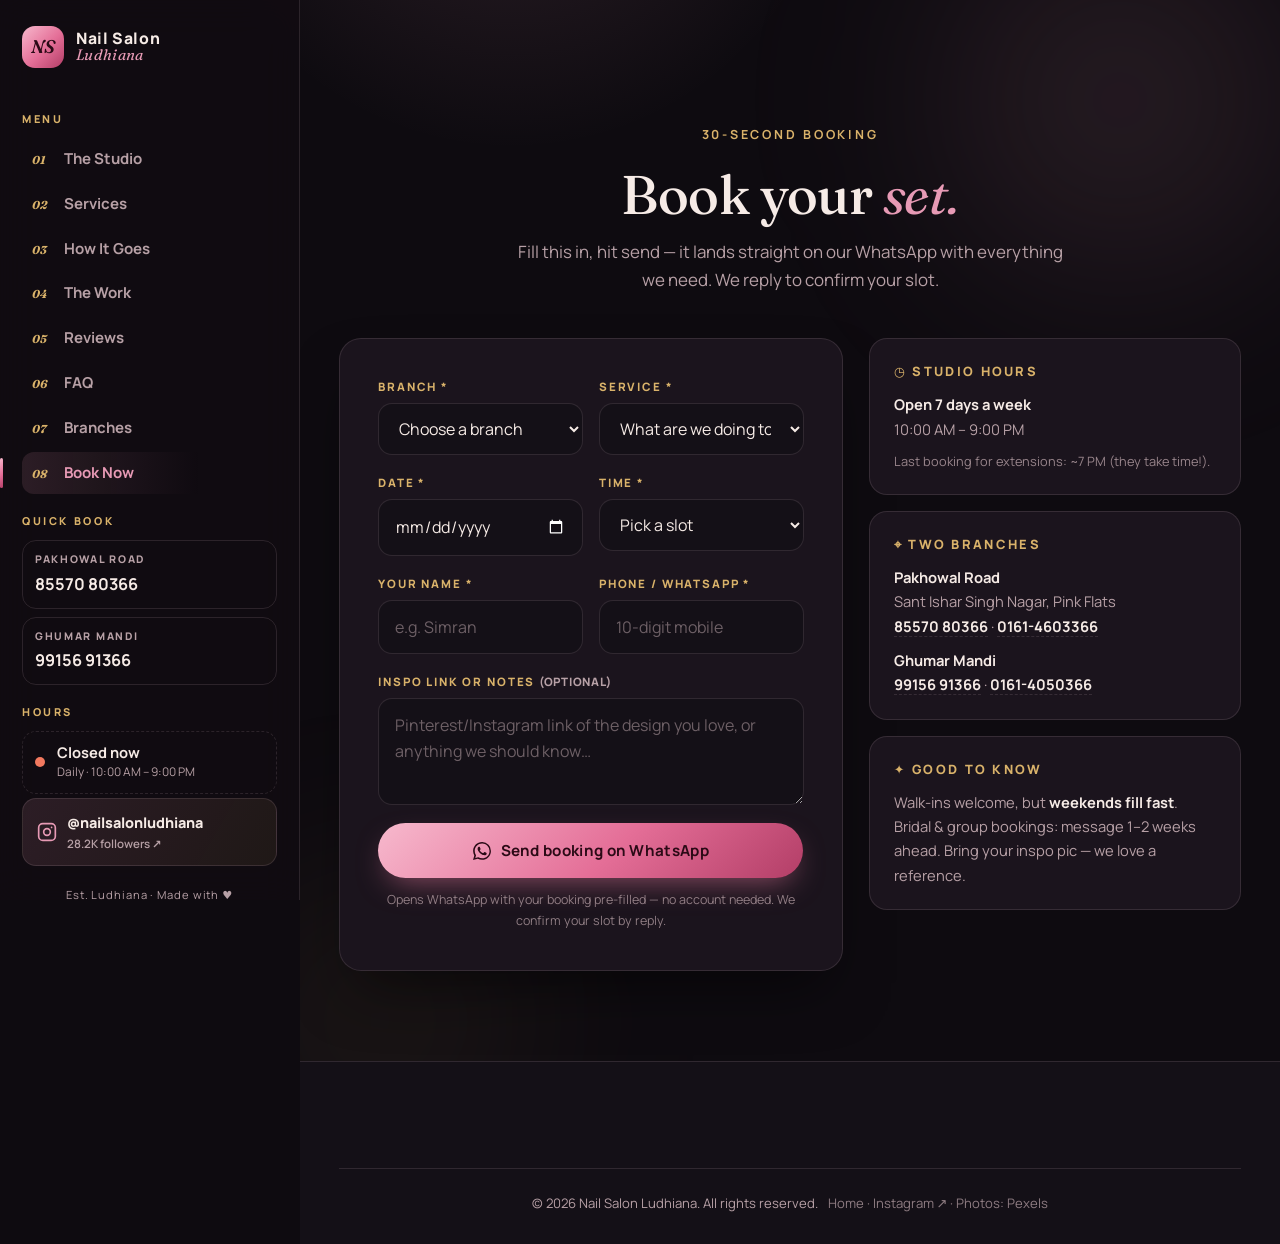
<file: booking.html>
<!DOCTYPE html>
<html lang="en">
<head>
  <meta charset="UTF-8" />
  <meta name="viewport" content="width=device-width, initial-scale=1.0" />
  <title>Book an Appointment — Nail Salon Ludhiana | Pakhowal Road & Ghumar Mandi</title>
  <meta name="description" content="Book your nail appointment at Nail Salon Ludhiana in 30 seconds. Pick your branch, service, date and time — we confirm on WhatsApp. Open 7 days, 10 AM – 9 PM." />
  <meta name="theme-color" content="#0e0b10" />
  <link rel="icon" href="data:image/svg+xml,%3Csvg xmlns='http://www.w3.org/2000/svg' viewBox='0 0 64 64'%3E%3Crect width='64' height='64' rx='14' fill='%230e0b10'/%3E%3Ctext x='32' y='43' font-family='Georgia' font-size='26' fill='%23e79ab5' text-anchor='middle' font-style='italic'%3ENS%3C/text%3E%3C/svg%3E" />

  <link rel="preconnect" href="https://fonts.googleapis.com" />
  <link rel="preconnect" href="https://fonts.gstatic.com" crossorigin />
  <link href="https://fonts.googleapis.com/css2?family=Fraunces:ital,opsz,wght@0,9..144,300..700;1,9..144,300..700&family=Manrope:wght@400;500;600;700;800&display=swap" rel="stylesheet" />

  <link rel="stylesheet" href="css/style.css" />
</head>
<body class="page-book">

  <!-- ═══════════ Scroll progress ═══════════ -->
  <div class="progress" id="progress" aria-hidden="true"><i></i></div>

  <!-- ═══════════ Topbar (mobile / tablet) ═══════════ -->
  <header class="topbar" id="topbar">
    <div class="topbar__inner">
      <a href="index.html" class="brand" aria-label="Nail Salon Ludhiana — home">
        <span class="brand__mono">NS</span>
        <span class="brand__word">Nail Salon <em>Ludhiana</em></span>
      </a>
      <a class="topbar__cta" href="index.html">← Back to site</a>
    </div>
  </header>

  <!-- ═══════════ Sidebar ═══════════ -->
  <aside class="sidebar" id="sidebar" aria-label="Site menu">
    <div class="sidebar__scroll">
      <a href="index.html" class="brand sidebar__brand">
        <span class="brand__mono">NS</span>
        <span class="brand__word">Nail Salon <em>Ludhiana</em></span>
      </a>

      <p class="sidebar__eyebrow">Menu</p>
      <nav class="side-nav" aria-label="Primary">
        <a class="side-link" href="index.html#about"><span>01</span> The Studio</a>
        <a class="side-link" href="index.html#services"><span>02</span> Services</a>
        <a class="side-link" href="index.html#how"><span>03</span> How It Goes</a>
        <a class="side-link" href="index.html#gallery"><span>04</span> The Work</a>
        <a class="side-link" href="index.html#reviews"><span>05</span> Reviews</a>
        <a class="side-link" href="index.html#faq"><span>06</span> FAQ</a>
        <a class="side-link" href="index.html#branches"><span>07</span> Branches</a>
        <a class="side-link active" href="booking.html"><span>08</span> Book Now</a>
      </nav>

      <p class="sidebar__eyebrow">Quick book</p>
      <div class="side-book">
        <a class="side-book__row" href="tel:+918557080366">
          <span class="side-book__branch">Pakhowal Road</span>
          <strong>85570 80366</strong>
        </a>
        <a class="side-book__row" href="tel:+919915691366">
          <span class="side-book__branch">Ghumar Mandi</span>
          <strong>99156 91366</strong>
        </a>
      </div>

      <p class="sidebar__eyebrow">Hours</p>
      <div class="side-hours">
        <span class="side-hours__dot" id="openDot" aria-hidden="true"></span>
        <div>
          <strong id="openState">Open now</strong>
          <span id="openDetail">Daily · 10:00 AM – 9:00 PM</span>
        </div>
      </div>

      <a class="side-ig" href="https://www.instagram.com/nailsalonludhiana/" target="_blank" rel="noopener">
        <svg viewBox="0 0 24 24" fill="none" stroke="currentColor" stroke-width="2" aria-hidden="true"><rect x="2" y="2" width="20" height="20" rx="5"/><circle cx="12" cy="12" r="4"/><circle cx="17.5" cy="6.5" r="1" fill="currentColor" stroke="none"/></svg>
        <span class="side-ig__text">@nailsalonludhiana<br/><span>28.2K followers ↗</span></span>
      </a>

      <p class="sidebar__foot">Est. Ludhiana · Made with ♥</p>
    </div>
  </aside>
  <div class="backdrop" id="backdrop" hidden></div>

  <main id="top">

    <!-- ═══════════ Booking hero ═══════════ -->
    <section class="book">
      <div class="hero__glow hero__glow--a" aria-hidden="true"></div>
      <div class="hero__glow hero__glow--b" aria-hidden="true"></div>
      <span class="sparkle" style="top:12%; left:38%; animation-delay:.2s" aria-hidden="true">✦</span>
      <span class="sparkle" style="top:30%; right:8%; animation-delay:1.1s" aria-hidden="true">✦</span>
      <span class="sparkle" style="bottom:18%; left:6%; animation-delay:2s; font-size:13px" aria-hidden="true">✦</span>

      <div class="container book__head">
        <p class="eyebrow reveal">30-second booking</p>
        <h1 class="h2 reveal d1">Book your <em>set.</em></h1>
        <p class="lead reveal d2">Fill this in, hit send — it lands straight on our WhatsApp with everything we need. We reply to confirm your slot.</p>
      </div>

      <div class="container book__grid">
        <!-- Form card -->
        <div class="book__card reveal d1" id="bookCard">
          <form id="bookForm" novalidate>
            <div class="form__row">
              <div class="field" data-name="branch">
                <label for="fBranch">Branch *</label>
                <select id="fBranch" required>
                  <option value="" disabled selected>Choose a branch</option>
                  <option value="Pakhowal Road">Pakhowal Road (main)</option>
                  <option value="Ghumar Mandi">Ghumar Mandi</option>
                  <option value="Either works">Either works for me</option>
                </select>
                <span class="err">Please pick a branch.</span>
              </div>
              <div class="field" data-name="service">
                <label for="fService">Service *</label>
                <select id="fService" required>
                  <option value="" disabled selected>What are we doing today?</option>
                  <option>Nail extensions</option>
                  <option>Gel / acrylic overlay</option>
                  <option>Signature manicure</option>
                  <option>Luxe pedicure</option>
                  <option>Custom nail art</option>
                  <option>Bridal / occasion set</option>
                  <option>Not sure — advise me</option>
                </select>
                <span class="err">Please pick a service.</span>
              </div>
            </div>

            <div class="form__row">
              <div class="field" data-name="date">
                <label for="fDate">Date *</label>
                <input id="fDate" type="date" required />
                <span class="err">Pick a date (today or later).</span>
              </div>
              <div class="field" data-name="time">
                <label for="fTime">Time *</label>
                <select id="fTime" required>
                  <option value="" disabled selected>Pick a slot</option>
                  <option>10:00 AM</option>
                  <option>11:00 AM</option>
                  <option>12:00 PM</option>
                  <option>1:00 PM</option>
                  <option>2:00 PM</option>
                  <option>3:00 PM</option>
                  <option>4:00 PM</option>
                  <option>5:00 PM</option>
                  <option>6:00 PM</option>
                  <option>7:00 PM</option>
                  <option>8:00 PM</option>
                  <option>Flexible — any time</option>
                </select>
                <span class="err">Please pick a time slot.</span>
              </div>
            </div>

            <div class="form__row">
              <div class="field" data-name="name">
                <label for="fName">Your name *</label>
                <input id="fName" type="text" placeholder="e.g. Simran" autocomplete="name" required />
                <span class="err">Tell us your name.</span>
              </div>
              <div class="field" data-name="phone">
                <label for="fPhone">Phone / WhatsApp *</label>
                <input id="fPhone" type="tel" inputmode="numeric" placeholder="10-digit mobile" autocomplete="tel" required />
                <span class="err">Enter a valid 10-digit mobile number.</span>
              </div>
            </div>

            <div class="field" data-name="notes">
              <label for="fNotes">Inspo link or notes <span class="opt">(optional)</span></label>
              <textarea id="fNotes" rows="3" placeholder="Pinterest/Instagram link of the design you love, or anything we should know…"></textarea>
            </div>

            <button class="btn btn--primary btn--full" type="submit" id="bookSubmit">
              <svg viewBox="0 0 24 24" fill="currentColor" aria-hidden="true"><path d="M17.472 14.382c-.297-.149-1.758-.867-2.03-.967-.273-.099-.471-.148-.67.15-.197.297-.767.966-.94 1.164-.173.199-.347.223-.644.075-.297-.15-1.255-.463-2.39-1.475-.883-.788-1.48-1.761-1.653-2.059-.173-.297-.018-.458.13-.606.134-.133.347-.347.52-.52.174-.174.232-.298.347-.497.116-.199.058-.372-.029-.521-.087-.148-.66-1.588-.904-2.174-.24-.577-.483-.5-.66-.509-.174-.008-.372-.01-.57-.01-.198 0-.52.074-.792.372-.272.297-1.04 1.016-1.04 2.479 0 1.462 1.065 2.875 1.213 3.074.149.198 2.096 3.2 5.077 4.487.709.306 1.263.489 1.694.625.712.227 1.36.195 1.872.118.571-.085 1.758-.719 2.006-1.413.248-.694.248-1.289.173-1.413-.074-.124-.272-.198-.57-.347m-5.421 7.403h-.004a9.87 9.87 0 0 1-5.031-1.378l-.361-.214-3.741.982.998-3.648-.235-.374a9.86 9.86 0 0 1-1.51-5.26c.001-5.45 4.436-9.884 9.888-9.884 2.64 0 5.122 1.03 6.988 2.898a9.825 9.825 0 0 1 2.893 6.994c-.003 5.45-4.437 9.884-9.885 9.884m8.413-18.297A11.815 11.815 0 0 0 12.05 0C5.495 0 .16 5.335.157 11.892c0 2.096.547 4.142 1.588 5.945L.057 24l6.305-1.654a11.882 11.882 0 0 0 5.683 1.448h.005c6.554 0 11.89-5.335 11.893-11.893a11.821 11.821 0 0 0-3.48-8.413z"/></svg>
              Send booking on WhatsApp
            </button>
            <p class="book__fineprint">Opens WhatsApp with your booking pre-filled — no account needed. We confirm your slot by reply.</p>
          </form>

          <!-- Success state -->
          <div class="book__success" id="bookSuccess" hidden>
            <span class="book__success-mark" aria-hidden="true">✦</span>
            <h3>Booking sent!</h3>
            <p>WhatsApp should be opening with your details. If it didn't open, just tap a number below — your request is also copied to your clipboard.</p>
            <div class="book__success-actions">
              <a class="btn btn--primary btn--sm" id="successWa" href="#">Open WhatsApp again</a>
              <a class="btn btn--ghost btn--sm" href="tel:+918557080366">Or call: 85570 80366</a>
            </div>
            <button class="book__reset" id="bookReset" type="button">← Book another set</button>
          </div>
        </div>

        <!-- Info panel -->
        <aside class="book__aside">
          <div class="book__info reveal d2">
            <h3><span aria-hidden="true">◷</span> Studio hours</h3>
            <p><strong>Open 7 days a week</strong><br/>10:00 AM – 9:00 PM</p>
            <p class="book__hint">Last booking for extensions: ~7 PM (they take time!).</p>
          </div>

          <div class="book__info reveal d3">
            <h3><span aria-hidden="true">⌖</span> Two branches</h3>
            <p><strong>Pakhowal Road</strong><br/>Sant Ishar Singh Nagar, Pink Flats<br/>
              <a href="tel:+918557080366">85570 80366</a> · <a href="tel:+911614603366">0161-4603366</a></p>
            <p><strong>Ghumar Mandi</strong><br/>
              <a href="tel:+919915691366">99156 91366</a> · <a href="tel:+911614050366">0161-4050366</a></p>
          </div>

          <div class="book__info reveal d4">
            <h3><span aria-hidden="true">✦</span> Good to know</h3>
            <p>Walk-ins welcome, but <strong>weekends fill fast</strong>. Bridal &amp; group bookings: message 1–2 weeks ahead. Bring your inspo pic — we love a reference.</p>
          </div>
        </aside>
      </div>
    </section>

  </main>

  <!-- ═══════════ Footer ═══════════ -->
  <footer class="footer">
    <div class="container footer__base footer__base--solo">
      <span>© <span id="year">2026</span> Nail Salon Ludhiana. All rights reserved.</span>
      <span class="footer__credit"><a href="index.html">Home</a> · <a href="https://www.instagram.com/nailsalonludhiana/" target="_blank" rel="noopener">Instagram ↗</a> · Photos: Pexels</span>
    </div>
  </footer>

  <script src="js/booking.js"></script>
</body>
</html>
</file>
<file: css/style.css>
/* ═══════════════════════════════════════════════════════════
   NAIL SALON LUDHIANA — dark luxe theme
   ═══════════════════════════════════════════════════════════ */

:root {
  --bg: #0e0b10;
  --bg-2: #141017;
  --surface: #1b141d;
  --surface-2: #221825;
  --line: rgba(240, 214, 226, 0.12);
  --text: #f6ebe6;
  --muted: #b7a0a6;
  --rose: #e79ab5;
  --rose-hot: #f27fa5;
  --gold: #d9b26a;
  --grad-rose: linear-gradient(135deg, #f7b9cd 0%, #e46e97 55%, #b33e67 100%);
  /* Animated background glow layers */
  --bg-glow-a: radial-gradient(600px 600px at 20% -10%, rgba(231, 154, 181, 0.14), transparent 55%);
  --bg-glow-b: radial-gradient(700px 700px at 110% 30%, rgba(217, 178, 106, 0.1), transparent 55%);
  --bg-glow-c: radial-gradient(500px 500px at 40% 110%, rgba(156, 103, 190, 0.08), transparent 55%);
  --radius: 22px;
  --shadow: 0 30px 60px -18px rgba(0, 0, 0, 0.55);
  --nav-h: 64px;
  --sbw: 300px;
  color-scheme: dark;
  --font-display: "Fraunces", Georgia, serif;
  --font-body: "Manrope", system-ui, sans-serif;
}

/* ── Reset ─────────────────────────────────────────────── */
*, *::before, *::after { box-sizing: border-box; margin: 0; padding: 0; }
html { scroll-behavior: smooth; }
body {
  background: var(--bg);
  color: var(--text);
  font-family: var(--font-body);
  font-size: 16px;
  line-height: 1.65;
  -webkit-font-smoothing: antialiased;
  overflow-x: hidden;
  position: relative;
}

/* ── Animated background mesh (dark-luxe, subtle) ──────────── */
body::before {
  content: "";
  position: fixed;
  inset: 0;
  z-index: -1;
  background:
    var(--bg-glow-a),
    var(--bg-glow-b),
    var(--bg-glow-c),
    var(--bg);
  background-size: 200% 200%, 200% 200%, 200% 200%, auto;
  animation: bg-drift 24s ease-in-out infinite alternate, bg-pulse 10s ease-in-out infinite alternate;
  pointer-events: none;
}

@keyframes bg-drift {
  0% { background-position: 0% 30%, 100% 60%, 60% 100%, 0 0; }
  100% { background-position: 100% 70%, 0% 40%, 40% 0%, 0 0; }
}
@keyframes bg-pulse {
  0%   { opacity: 1; filter: brightness(1); }
  100% { opacity: 0.85; filter: brightness(1.06); }
}

img { display: block; max-width: 100%; height: auto; }
a { color: inherit; text-decoration: none; }
ul { list-style: none; }
button { font: inherit; color: inherit; background: none; border: 0; cursor: pointer; }
section { scroll-margin-top: calc(var(--nav-h) + 12px); }
::selection { background: var(--rose-hot); color: #2b0a16; }

::-webkit-scrollbar { width: 10px; }
::-webkit-scrollbar-track { background: var(--bg); }
::-webkit-scrollbar-thumb { background: #3a2733; border-radius: 8px; }
::-webkit-scrollbar-thumb:hover { background: #59394c; }

.container { width: min(1180px, 92%); margin-inline: auto; }
.section { padding: clamp(72px, 9vw, 120px) 0; }

/* ── Typography helpers ────────────────────────────────── */
.h2 {
  font-family: var(--font-display);
  font-weight: 500;
  font-size: clamp(2.1rem, 4.6vw, 3.4rem);
  line-height: 1.08;
  letter-spacing: -0.01em;
}
.h2 em {
  font-style: italic;
  font-weight: 400;
  color: var(--rose);
}
.eyebrow {
  display: inline-flex;
  align-items: center;
  gap: 10px;
  font-size: 0.78rem;
  font-weight: 700;
  letter-spacing: 0.22em;
  text-transform: uppercase;
  color: var(--gold);
  margin-bottom: 14px;
}
.eyebrow::before { content: ""; width: 26px; height: 1px; background: var(--gold); }
.lead { color: var(--muted); font-size: 1.06rem; max-width: 56ch; }
.lead strong { color: var(--text); }
.fineprint { margin-top: 18px; font-size: 0.78rem; color: var(--muted); opacity: 0.7; }

.stars { color: var(--gold); letter-spacing: 2px; font-size: 0.9rem; }
.stars--big { font-size: 1.25rem; }

/* ── Buttons ───────────────────────────────────────────── */
.btn {
  display: inline-flex;
  align-items: center;
  justify-content: center;
  gap: 10px;
  padding: 15px 28px;
  border-radius: 999px;
  font-weight: 700;
  font-size: 0.95rem;
  letter-spacing: 0.02em;
  transition: transform 0.25s ease, box-shadow 0.25s ease, background 0.25s ease, color 0.25s ease, border-color 0.25s ease;
  will-change: transform;
}
.btn svg { width: 18px; height: 18px; flex: none; }
.btn--primary {
  background: var(--grad-rose);
  color: #2b0a16;
  box-shadow: 0 12px 30px -10px rgba(242, 127, 165, 0.55);
  position: relative;
  overflow: hidden;
}
.btn--primary::after {
  content: ""; position: absolute; top: 0; left: -80%;
  width: 45%; height: 100%;
  background: linear-gradient(100deg, transparent, rgba(255, 255, 255, 0.55), transparent);
  transform: skewX(-20deg);
  transition: left 0.6s ease;
}
.btn--primary:hover::after { left: 135%; }
.btn--full { width: 100%; }
.btn--primary:hover { transform: translateY(-3px); box-shadow: 0 18px 40px -12px rgba(242, 127, 165, 0.7); }
.btn--ghost { border: 1px solid var(--line); color: var(--text); background: rgba(255, 255, 255, 0.03); }
.btn--ghost:hover { border-color: var(--rose); color: var(--rose); transform: translateY(-3px); }
.btn--light { background: var(--text); color: #241019; }
.btn--light:hover { transform: translateY(-3px); box-shadow: 0 16px 34px -12px rgba(0,0,0,0.5); }
.btn--outline-light { border: 1px solid rgba(255, 255, 255, 0.4); color: var(--text); }
.btn--outline-light:hover { border-color: var(--text); background: rgba(255,255,255,0.08); transform: translateY(-3px); }
.btn--sm { padding: 11px 20px; font-size: 0.86rem; }

.link-arrow { font-weight: 700; color: var(--rose); }
.link-arrow:hover { color: var(--rose-hot); }

/* ── Grain overlay ─────────────────────────────────────── */
.grain {
  position: fixed; inset: 0;
  pointer-events: none;
  z-index: 3;
  opacity: 0.05;
  background-image: url("data:image/svg+xml,%3Csvg xmlns='http://www.w3.org/2000/svg' width='160' height='160'%3E%3Cfilter id='n'%3E%3CfeTurbulence type='fractalNoise' baseFrequency='0.9' numOctaves='2'/%3E%3C/filter%3E%3Crect width='160' height='160' filter='url(%23n)' opacity='1'/%3E%3C/svg%3E");
}

/* ── Preloader ─────────────────────────────────────────── */
.preloader {
  position: fixed; inset: 0; z-index: 100;
  background: var(--bg);
  display: grid; place-items: center;
  transition: opacity 0.6s ease, visibility 0.6s ease;
}
.preloader.done { opacity: 0; visibility: hidden; }
.preloader__mark { text-align: center; }
.preloader__logo {
  font-family: var(--font-display);
  font-style: italic;
  font-size: 3rem;
  color: var(--rose);
  display: block;
  animation: pulse 1.2s ease-in-out infinite;
}
.preloader__bar {
  display: block; width: 120px; height: 2px;
  background: var(--line); margin: 18px auto 0; border-radius: 2px;
  overflow: hidden;
}
.preloader__bar i { display: block; height: 100%; width: 40%; background: var(--rose-hot); border-radius: 2px; animation: load 1.1s ease-in-out infinite; }
@keyframes load { 0% { transform: translateX(-100%);} 100% { transform: translateX(320%);} }
@keyframes pulse { 0%,100% { opacity: 1; } 50% { opacity: 0.55; } }

/* ── Topbar (mobile / tablet) ──────────────────────────── */
.topbar {
  position: fixed; top: 0; left: 0; right: 0; z-index: 80;
  height: var(--nav-h);
  display: flex; align-items: center;
  background: rgba(14, 11, 16, 0.85);
  backdrop-filter: blur(14px);
  -webkit-backdrop-filter: blur(14px);
  border-bottom: 1px solid var(--line);
}
.topbar__inner {
  width: min(1180px, 92%); margin-inline: auto;
  display: flex; align-items: center; justify-content: space-between;
}
.topbar__burger { display: flex; flex-direction: column; gap: 5px; padding: 10px; }
.topbar__burger span { width: 24px; height: 2px; background: var(--text); border-radius: 2px; transition: transform 0.3s ease, opacity 0.3s ease; }
.topbar.open .topbar__burger span:nth-child(1) { transform: translateY(7px) rotate(45deg); }
.topbar.open .topbar__burger span:nth-child(2) { opacity: 0; }
.topbar.open .topbar__burger span:nth-child(3) { transform: translateY(-7px) rotate(-45deg); }

/* ── Brand (used in topbar + sidebar) ──────────────────── */
.brand { display: inline-flex; align-items: center; gap: 12px; }
.brand__mono {
  display: grid; place-items: center;
  width: 42px; height: 42px; flex: none;
  border-radius: 13px;
  background: var(--grad-rose);
  color: #2b0a16;
  font-family: var(--font-display);
  font-style: italic;
  font-weight: 600;
  font-size: 1.15rem;
}
.brand__word { font-weight: 800; font-size: 0.98rem; letter-spacing: 0.04em; line-height: 1.1; }
.brand__word em { display: block; font-family: var(--font-display); font-style: italic; font-weight: 400; color: var(--rose); font-size: 0.95rem; letter-spacing: 0.02em; }

/* ── Sidebar ───────────────────────────────────────────── */
.sidebar {
  position: fixed; top: 0; left: 0; bottom: 0; z-index: 85;
  width: var(--sbw);
  background: rgba(17, 12, 18, 0.94);
  backdrop-filter: blur(18px);
  -webkit-backdrop-filter: blur(18px);
  border-right: 1px solid var(--line);
  transform: translateX(-105%);
  transition: transform 0.45s cubic-bezier(0.22, 1, 0.36, 1);
  overflow-y: auto;
  overscroll-behavior: contain;
}
.sidebar.open { transform: none; box-shadow: 40px 0 90px -30px rgba(0, 0, 0, 0.65); }
.sidebar__scroll { padding: 26px 22px 30px; display: flex; flex-direction: column; min-height: 100%; }
.sidebar__brand { margin-bottom: 24px; }
.sidebar__eyebrow {
  font-size: 0.68rem; font-weight: 800; letter-spacing: 0.24em; text-transform: uppercase;
  color: var(--gold); margin: 18px 0 10px;
}
.side-nav { display: flex; flex-direction: column; gap: 2px; }
.side-link {
  display: flex; align-items: baseline; gap: 12px;
  padding: 9px 10px; border-radius: 12px;
  font-weight: 700; font-size: 0.94rem; color: var(--muted);
  position: relative;
  transition: color 0.25s ease, background 0.25s ease;
}
.side-link span { font-family: var(--font-display); font-style: italic; font-size: 0.72rem; color: var(--gold); min-width: 20px; }
.side-link:hover { color: var(--text); background: rgba(255, 255, 255, 0.04); }
.side-link.active { color: var(--rose); background: linear-gradient(90deg, rgba(231, 154, 181, 0.13), transparent 70%); }
.side-link.active::before {
  content: ""; position: absolute; left: -22px; top: 16%; bottom: 16%;
  width: 3px; border-radius: 3px; background: var(--grad-rose);
}

.side-book { display: flex; flex-direction: column; gap: 8px; }
.side-book__row {
  display: flex; flex-direction: column; gap: 2px;
  padding: 10px 12px; border: 1px solid var(--line); border-radius: 14px;
  transition: border-color 0.25s ease, transform 0.25s ease;
}
.side-book__row:hover { border-color: rgba(231, 154, 181, 0.4); transform: translateX(3px); }
.side-book__branch { font-size: 0.66rem; font-weight: 800; letter-spacing: 0.16em; text-transform: uppercase; color: var(--muted); }
.side-book__row strong { font-size: 1.02rem; }
.side-book__wa { margin-top: 4px; }

.side-hours {
  display: flex; align-items: center; gap: 12px;
  padding: 11px 12px; border: 1px dashed var(--line); border-radius: 14px;
}
.side-hours__dot {
  width: 10px; height: 10px; border-radius: 50%; flex: none;
  background: #7ce28d; animation: dotpulse 2s ease-out infinite;
}
.side-hours__dot.closed { background: #f2795f; animation: none; }
@keyframes dotpulse {
  0% { box-shadow: 0 0 0 0 rgba(124, 226, 141, 0.45); }
  70% { box-shadow: 0 0 0 8px rgba(124, 226, 141, 0); }
  100% { box-shadow: 0 0 0 0 rgba(124, 226, 141, 0); }
}
.side-hours strong { display: block; font-size: 0.92rem; line-height: 1.3; }
.side-hours div span { display: block; font-size: 0.74rem; color: var(--muted); }

.side-ig {
  display: flex; align-items: center; gap: 10px;
  margin-top: 4px; padding: 12px 14px; border-radius: 14px;
  background: linear-gradient(120deg, rgba(231, 154, 181, 0.13), rgba(217, 178, 106, 0.08));
  border: 1px solid var(--line);
  font-weight: 800; font-size: 0.9rem;
  transition: transform 0.25s ease;
}
.side-ig:hover { transform: translateY(-2px); }
.side-ig svg { width: 20px; height: 20px; color: var(--rose); flex: none; }
.side-ig__text span { display: block; font-size: 0.72rem; font-weight: 600; color: var(--muted); }
.sidebar__foot { margin-top: auto; padding-top: 20px; font-size: 0.7rem; letter-spacing: 0.08em; text-align: center; color: var(--muted); opacity: 0.7; }

/* ── Backdrop + progress ───────────────────────────────── */
.backdrop { position: fixed; inset: 0; z-index: 84; background: rgba(8, 6, 10, 0.6); backdrop-filter: blur(3px); }
.backdrop[hidden] { display: none; }
.progress { position: fixed; top: 0; left: 0; right: 0; height: 3px; z-index: 90; pointer-events: none; }
.progress i { display: block; height: 100%; width: 0%; background: var(--grad-rose); }

/* ── Hero ──────────────────────────────────────────────── */
.hero {
  position: relative;
  min-height: 100svh;
  display: flex; align-items: center;
  padding: calc(var(--nav-h) + 40px) 0 60px;
  overflow: clip;
}
.hero__glow { position: absolute; border-radius: 50%; filter: blur(90px); pointer-events: none; }
.hero__glow--a { width: 560px; height: 560px; top: -180px; right: -120px; background: radial-gradient(circle, rgba(231,154,181,0.16), transparent 65%); animation: drift 16s ease-in-out infinite alternate; }
.hero__glow--b { width: 480px; height: 480px; bottom: -200px; left: -160px; background: radial-gradient(circle, rgba(217,178,106,0.1), transparent 65%); animation: drift 20s ease-in-out infinite alternate-reverse; }
@keyframes drift {
  from { transform: translate(0, 0) scale(1); }
  to { transform: translate(-60px, 46px) scale(1.14); }
}

/* Twinkling sparkles */
.sparkle {
  position: absolute; z-index: 2;
  color: var(--rose); font-size: 17px; line-height: 1;
  text-shadow: 0 0 14px rgba(242, 127, 165, 0.9);
  opacity: 0; pointer-events: none;
  animation: twinkle 3.4s ease-in-out infinite;
}
@keyframes twinkle {
  0%, 100% { opacity: 0; transform: scale(0.35) rotate(0deg); }
  50% { opacity: 0.95; transform: scale(1) rotate(95deg); }
}

.hero__grid { display: grid; grid-template-columns: 1.05fr 0.95fr; gap: clamp(30px, 5vw, 70px); align-items: center; position: relative; z-index: 2; }

.hero__pill {
  display: inline-flex; align-items: center; gap: 10px;
  padding: 9px 18px; border-radius: 999px;
  border: 1px solid var(--line);
  background: rgba(255,255,255,0.04);
  font-size: 0.85rem; font-weight: 700; color: var(--muted);
  backdrop-filter: blur(6px);
}
.hero__pill .stars { font-size: 0.8rem; }

.hero__title {
  font-family: var(--font-display);
  font-weight: 500;
  font-size: clamp(2.6rem, 6.2vw, 4.6rem);
  line-height: 1.02;
  letter-spacing: -0.015em;
  margin: 22px 0 20px;
  text-wrap: balance;
}
.hero__title em {
  font-style: italic; font-weight: 400;
  color: transparent;
  background: var(--grad-rose);
  background-size: 200% auto;
  -webkit-background-clip: text; background-clip: text;
  animation: shimmer 5s linear infinite;
}
@keyframes shimmer { to { background-position: 200% center; } }

.hero__sub { color: var(--muted); font-size: 1.08rem; max-width: 52ch; }
.hero__sub strong { color: var(--text); }

.hero__actions { display: flex; flex-wrap: wrap; gap: 14px; margin-top: 30px; }
.hero__chips { display: flex; flex-wrap: wrap; gap: 10px; margin-top: 26px; }
.hero__chips li {
  display: inline-flex; align-items: center; gap: 8px;
  font-size: 0.82rem; font-weight: 600; color: var(--muted);
  padding: 8px 14px; border-radius: 999px;
  border: 1px dashed var(--line);
}
.hero__chips li span { color: var(--rose); }

/* Hero — Luxe Arch Trio */
/* Hero — editorial frames (mobile-first: primary = most creative) */
.hero__visual { position: relative; height: clamp(420px, 60vw, 640px); }
.hero__frames {
  position: relative;
  display: grid;
  grid-template-columns: 1fr;
  gap: 14px;
  height: 100%;
}
.hero__frame {
  position: relative;
  border-radius: 26px;
  overflow: hidden;
  border: 1px solid var(--line);
  background: var(--surface);
  box-shadow: var(--shadow);
  transition: transform 0.45s ease, filter 0.4s ease, box-shadow 0.4s ease;
  will-change: transform;
}
.hero__frame img { width: 100%; height: 100%; object-fit: cover; display: block; }
.hero__frame--primary {
  grid-row: 1;
  aspect-ratio: 4 / 5;
  filter: none;
}
.hero__frame--secondary {
  grid-row: 1;
  aspect-ratio: 4 / 5;
  opacity: 0.92;
  filter: brightness(0.9) saturate(0.95);
}
/* Desktop: overlap the two frames like a studio wall */
@media (min-width: 900px) {
  .hero__frames {
    grid-template-columns: 1fr 1fr;
    gap: 20px;
    height: 100%;
  }
  .hero__frame--primary {
    transform: rotate(-2deg);
    z-index: 2;
    box-shadow: var(--shadow), 0 40px 60px -20px rgba(0,0,0,0.7);
  }
  .hero__frame--secondary {
    transform: rotate(2deg) translateY(-18px);
    z-index: 1;
    margin-top: 30px;
  }
  .hero__frame:hover { transform: rotate(0deg) scale(1.03); filter: none; z-index: 3; }
}
.hero__frame:hover { filter: none; }
.hero__tag {
  position: absolute; top: 16px; left: 20px; z-index: 4;
  padding: 6px 13px; border-radius: 999px; white-space: nowrap;
  font-size: 0.6rem; font-weight: 800; letter-spacing: 0.18em; text-transform: uppercase;
  background: rgba(14, 11, 16, 0.78); color: var(--text);
  border: 1px solid rgba(255, 255, 255, 0.16); backdrop-filter: blur(8px);
}
.hero__tag--gold {
  background: var(--grad-rose); color: #2b0a16; border-color: transparent;
  box-shadow: 0 8px 22px -8px rgba(242, 127, 165, 0.65);
}
.hero__cap {
  position: absolute; bottom: 16px; left: 20px; right: 20px; z-index: 4;
  font-family: var(--font-display); font-style: italic;
  font-size: 0.85rem; color: #fff; letter-spacing: 0.02em;
  text-shadow: 0 2px 12px rgba(0,0,0,0.6);
}
.hero__cap em { color: #f2d7ee; font-style: italic; }

.hero__badge {
  position: absolute; z-index: 4;
  display: flex; align-items: center; gap: 10px;
  padding: 14px 18px; border-radius: 18px;
  background: rgba(20, 14, 20, 0.85);
  border: 1px solid var(--line);
  backdrop-filter: blur(10px);
  box-shadow: var(--shadow);
  animation: floaty 5s ease-in-out infinite;
}
.hero__badge--rating { top: 52%; right: 4%; }
.hero__badge--ig { bottom: 10%; right: 30%; animation-delay: 1.4s; }
.hero__badge--rating .hero__badge-num { font-family: var(--font-display); font-size: 2rem; font-style: italic; color: var(--gold); line-height: 1; }
.hero__badge-label { font-size: 0.72rem; font-weight: 700; color: var(--muted); line-height: 1.3; }
.hero__badge--ig svg { width: 22px; height: 22px; color: var(--rose); }
.hero__badge--ig span { font-size: 0.8rem; color: var(--muted); }
.hero__badge--ig strong { color: var(--text); }
@keyframes floaty { 0%,100% { translate: 0 0; } 50% { translate: 0 -10px; } }

.hero__scroll {
  position: absolute; left: 50%; bottom: 22px; transform: translateX(-50%);
  z-index: 2;
  display: inline-flex; align-items: center; gap: 10px;
  font-size: 0.72rem; font-weight: 700; letter-spacing: 0.28em; text-transform: uppercase;
  color: var(--muted);
  transition: color 0.25s ease;
}
.hero__scroll:hover { color: var(--rose); }
.hero__scroll-dot {
  width: 34px; height: 20px; border-radius: 999px;
  border: 1px solid var(--line); position: relative;
}
.hero__scroll-dot::after {
  content: ""; position: absolute; top: 3px; left: 4px;
  width: 4px; height: 4px; border-radius: 50%;
  background: var(--rose);
  animation: scrolldot 1.6s ease-in-out infinite;
}
@keyframes scrolldot { 0%,100% { transform: translate(0,4px); opacity: 1;} 50% { transform: translate(18px,4px); opacity: .4;} }

/* ── Marquee ───────────────────────────────────────────── */
.marquee {
  border-block: 1px solid var(--line);
  padding: 18px 0;
  overflow: hidden;
  background: var(--bg-2);
}
.marquee__track { display: flex; width: max-content; animation: marquee 30s linear infinite; }
.marquee__track span {
  font-family: var(--font-display);
  font-size: 1.15rem; font-style: italic;
  color: var(--muted); white-space: nowrap;
  padding-right: 12px;
}
.marquee__track i { color: var(--rose); font-style: normal; margin: 0 14px; }
@keyframes marquee { to { transform: translateX(-50%); } }

/* ── About ─────────────────────────────────────────────── */
.about__grid { display: grid; grid-template-columns: 1fr 1.1fr; gap: clamp(36px, 6vw, 80px); align-items: center; }
.about__media { position: relative; }
.about__media > img {
  width: 100%; aspect-ratio: 4/5; object-fit: cover;
  border-radius: var(--radius); box-shadow: var(--shadow);
}
.about__media-inset {
  position: absolute; right: -26px; bottom: -34px;
  width: 42%; aspect-ratio: 3/4; object-fit: cover;
  border-radius: 16px; border: 6px solid var(--bg);
  box-shadow: var(--shadow);
}
.about__tape {
  position: absolute; top: -14px; left: 24px;
  padding: 7px 16px;
  background: var(--gold); color: #241a05;
  font-size: 0.74rem; font-weight: 800; letter-spacing: 0.14em; text-transform: uppercase;
  border-radius: 6px; transform: rotate(-3deg);
  box-shadow: 0 8px 18px -6px rgba(0,0,0,0.4);
}

.stats {
  display: grid; grid-template-columns: repeat(4, 1fr);
  gap: 18px; margin-top: 34px;
  border-top: 1px solid var(--line); padding-top: 28px;
}
.stat__num {
  display: block;
  font-family: var(--font-display);
  font-style: italic;
  font-size: clamp(1.7rem, 3vw, 2.4rem);
  color: var(--rose);
  line-height: 1;
}
.stat__label { font-size: 0.76rem; font-weight: 700; letter-spacing: 0.08em; text-transform: uppercase; color: var(--muted); margin-top: 8px; display: block; }

/* ── Section head ──────────────────────────────────────── */
.section__head {
  display: flex; align-items: flex-end; justify-content: space-between;
  gap: 26px; margin-bottom: clamp(36px, 5vw, 56px);
}
.section__note { color: var(--muted); font-size: 0.95rem; max-width: 34ch; text-align: right; }

/* ── Services ──────────────────────────────────────────── */
.services__grid { display: grid; grid-template-columns: repeat(3, 1fr); gap: 22px; }
.card {
  display: block;
  background: var(--surface);
  border: 1px solid var(--line);
  border-radius: var(--radius);
  overflow: hidden;
  transition: transform 0.35s ease, border-color 0.35s ease, box-shadow 0.35s ease;
}
.card:focus-visible { outline: 2px solid var(--rose); outline-offset: 4px; }
.card:hover { transform: translateY(-8px); border-color: rgba(231,154,181,0.35); box-shadow: var(--shadow); }
.card__media { aspect-ratio: 16/10; overflow: hidden; }
.card__media img { width: 100%; height: 100%; object-fit: cover; transition: transform 0.6s ease; }
.card:hover .card__media img { transform: scale(1.07); }
.card__body { padding: 24px; position: relative; }
.card__tag {
  position: absolute; top: -13px; left: 24px;
  padding: 5px 13px; border-radius: 999px;
  background: var(--gold); color: #241a05;
  font-size: 0.68rem; font-weight: 800; letter-spacing: 0.12em; text-transform: uppercase;
}
.card__tag--rose { background: var(--grad-rose); color: #2b0a16; }
.card h3 { font-family: var(--font-display); font-size: 1.4rem; font-weight: 500; margin: 10px 0 8px; }
.card p { color: var(--muted); font-size: 0.93rem; }
.card__more {
  display: inline-flex; align-items: center; gap: 7px;
  margin-top: 16px; font-size: 0.78rem; font-weight: 800;
  letter-spacing: 0.1em; text-transform: uppercase;
  color: var(--gold);
}
.card__more i { font-style: normal; transition: transform 0.3s ease; color: var(--rose); }
.card:hover .card__more { color: var(--rose); }
.card:hover .card__more i { transform: translateX(5px); }
.services__cta { text-align: center; margin-top: 40px; }

/* ── Gallery ───────────────────────────────────────────── */
.masonry { columns: 3 260px; column-gap: 16px; }
.shot {
  break-inside: avoid; margin-bottom: 16px;
  border-radius: 16px; overflow: hidden;
  border: 1px solid var(--line);
  cursor: zoom-in;
  position: relative;
  transition: transform 0.3s ease, box-shadow 0.3s ease;
}
.shot img { width: 100%; transition: transform 0.6s ease, filter 0.4s ease; }
.shot::after {
  content: attr(data-cap);
  position: absolute; inset: auto 10px 10px 10px;
  padding: 9px 13px; border-radius: 12px;
  background: rgba(14,11,16,0.78);
  backdrop-filter: blur(8px);
  font-size: 0.78rem; font-weight: 700;
  opacity: 0; transform: translateY(8px);
  transition: opacity 0.3s ease, transform 0.3s ease;
  pointer-events: none;
}
.shot:hover { transform: translateY(-4px); box-shadow: var(--shadow); z-index: 1; }
.shot:hover img { transform: scale(1.06); }
.shot:hover::after { opacity: 1; transform: translateY(0); }

/* Lightbox */
.lightbox {
  position: fixed; inset: 0; z-index: 90;
  background: rgba(10, 8, 12, 0.94);
  backdrop-filter: blur(10px);
  display: flex; align-items: center; justify-content: center;
  gap: 18px; padding: 40px;
}
.lightbox[hidden] { display: none; }
.lightbox__figure { max-width: min(860px, 86vw); text-align: center; }
.lightbox__figure img { max-height: 78vh; width: auto; border-radius: 14px; box-shadow: var(--shadow); }
.lightbox__figure figcaption { margin-top: 14px; color: var(--muted); font-size: 0.9rem; font-weight: 600; }
.lightbox__close {
  position: absolute; top: 20px; right: 26px;
  width: 46px; height: 46px; border-radius: 50%;
  border: 1px solid var(--line); font-size: 1.6rem; color: var(--text);
  transition: background 0.25s ease, transform 0.25s ease;
}
.lightbox__close:hover { background: rgba(255,255,255,0.08); transform: rotate(90deg); }
.lightbox__nav {
  width: 50px; height: 50px; border-radius: 50%;
  border: 1px solid var(--line); font-size: 1.2rem;
  transition: background 0.25s ease, border-color 0.25s ease;
  flex: none;
}
.lightbox__nav:hover { background: rgba(255,255,255,0.08); border-color: var(--rose); }

/* ── Reviews ───────────────────────────────────────────── */
.reviews { background: var(--bg-2); border-block: 1px solid var(--line); }
.reviews__head { display: grid; grid-template-columns: auto 1fr; gap: clamp(30px, 5vw, 70px); align-items: center; margin-bottom: 44px; }
.reviews__score {
  display: flex; flex-direction: column; gap: 8px;
  padding: 34px 40px;
  background: var(--surface); border: 1px solid var(--line); border-radius: var(--radius);
  box-shadow: var(--shadow);
  position: relative; overflow: hidden;
}
.reviews__score::before {
  content: ""; position: absolute; inset: -60% -40% auto auto;
  width: 70%; aspect-ratio: 1; border-radius: 50%;
  background: radial-gradient(circle, rgba(217,178,106,0.14), transparent 65%);
}
.reviews__num { font-family: var(--font-display); font-style: italic; font-size: clamp(3.4rem, 6vw, 5rem); line-height: 0.95; color: var(--gold); }
.reviews__count { font-size: 0.82rem; font-weight: 700; color: var(--muted); }
.reviews__intro .btn { margin-top: 20px; }

.slider__track {
  display: flex; gap: 20px;
  overflow-x: auto; scroll-snap-type: x mandatory;
  padding-bottom: 10px;
  scrollbar-width: none;
}
.slider__track::-webkit-scrollbar { display: none; }
.quote {
  flex: 0 0 min(420px, 86%);
  scroll-snap-align: start;
  background: var(--surface);
  border: 1px solid var(--line);
  border-radius: var(--radius);
  padding: 30px;
  display: flex; flex-direction: column; gap: 14px;
}
.quote p { font-size: 1rem; color: var(--text); flex: 1; }
.quote footer { font-weight: 800; font-size: 0.9rem; }
.quote footer span { color: var(--muted); font-weight: 600; font-size: 0.8rem; }
.slider__nav { display: flex; gap: 12px; margin-top: 18px; }
.slider__nav button {
  width: 48px; height: 48px; border-radius: 50%;
  border: 1px solid var(--line); font-size: 1.1rem;
  transition: background 0.25s ease, border-color 0.25s ease, transform 0.25s ease;
}
.slider__nav button:hover { background: rgba(255,255,255,0.06); border-color: var(--rose); transform: translateY(-2px); }

/* ── Branches ──────────────────────────────────────────── */
.branches__grid { display: grid; grid-template-columns: 1fr 1fr; gap: 22px; }
.branch {
  position: relative;
  padding: 44px 38px 38px;
  background: var(--surface);
  border: 1px solid var(--line);
  border-radius: var(--radius);
  transition: transform 0.3s ease, border-color 0.3s ease;
  overflow: hidden;
}
.branch::before {
  content: ""; position: absolute; inset: auto -30% -55% auto;
  width: 70%; aspect-ratio: 1; border-radius: 50%;
  background: radial-gradient(circle, rgba(231,154,181,0.1), transparent 65%);
  pointer-events: none;
}
.branch:hover { transform: translateY(-6px); border-color: rgba(231,154,181,0.35); }
.branch__ribbon {
  position: absolute; top: 22px; left: 38px;
  padding: 6px 14px; border-radius: 999px;
  background: rgba(217,178,106,0.14); border: 1px solid rgba(217,178,106,0.4);
  color: var(--gold);
  font-size: 0.7rem; font-weight: 800; letter-spacing: 0.16em; text-transform: uppercase;
}
.branch__ribbon--rose { background: rgba(231,154,181,0.12); border-color: rgba(231,154,181,0.45); color: var(--rose); }
.branch h3 { font-family: var(--font-display); font-size: 1.9rem; font-weight: 500; margin: 26px 0 10px; }
.branch__addr { color: var(--muted); font-size: 0.95rem; min-height: 58px; }
.branch__phones { display: flex; flex-direction: column; gap: 6px; margin: 18px 0 24px; }
.branch__phones a { font-size: 1.15rem; font-weight: 700; color: var(--text); transition: color 0.25s ease; }
.branch__phones a:hover { color: var(--rose); }
.branch__actions { display: flex; flex-wrap: wrap; gap: 12px; }

/* ── CTA banner ────────────────────────────────────────── */
.cta { padding: clamp(40px, 6vw, 80px) 0; }
.cta__inner {
  position: relative;
  text-align: center;
  padding: clamp(56px, 8vw, 96px) 24px;
  border-radius: 30px;
  background:
    radial-gradient(120% 140% at 15% 10%, rgba(247,185,205,0.25), transparent 55%),
    radial-gradient(120% 140% at 85% 90%, rgba(217,178,106,0.18), transparent 55%),
    var(--surface-2);
  border: 1px solid var(--line);
  overflow: hidden;
}
.cta__kicker { font-size: 0.8rem; font-weight: 800; letter-spacing: 0.2em; text-transform: uppercase; color: var(--gold); margin-bottom: 14px; }
.cta__title { font-family: var(--font-display); font-size: clamp(2.2rem, 5vw, 3.6rem); font-weight: 500; line-height: 1.05; margin-bottom: 30px; }
.cta__title em { font-style: italic; font-weight: 400; color: var(--rose); }
.cta__actions { display: flex; flex-wrap: wrap; justify-content: center; gap: 14px; }

/* ── Footer ────────────────────────────────────────────── */
.footer { border-top: 1px solid var(--line); background: var(--bg-2); padding: 60px 0 30px; }
.footer__grid { display: grid; grid-template-columns: 1.4fr 1fr 1fr 1fr; gap: 34px; }
.footer__brand p { color: var(--muted); font-size: 0.92rem; margin-top: 16px; }
.footer__col h4 { font-size: 0.78rem; font-weight: 800; letter-spacing: 0.18em; text-transform: uppercase; color: var(--gold); margin-bottom: 16px; }
.footer__col a { display: block; color: var(--muted); font-size: 0.93rem; padding: 5px 0; transition: color 0.25s ease, transform 0.25s ease; }
.footer__col a:hover { color: var(--rose); transform: translateX(4px); }
.footer__col p { color: var(--muted); font-size: 0.93rem; }
.footer__hint { font-size: 0.78rem !important; opacity: 0.7; margin-top: 8px; }
.footer__base {
  display: flex; justify-content: space-between; flex-wrap: wrap; gap: 10px;
  margin-top: 46px; padding-top: 24px;
  border-top: 1px solid var(--line);
  color: var(--muted); font-size: 0.82rem;
}
.footer__credit { opacity: 0.75; }

/* ── Floating WhatsApp ─────────────────────────────────── */
.fab {
  position: fixed; right: 22px; bottom: 22px; z-index: 60;
  width: 58px; height: 58px; border-radius: 50%;
  display: grid; place-items: center;
  background: #25d366; color: #fff;
  box-shadow: 0 14px 34px -8px rgba(37, 211, 102, 0.55);
  transition: transform 0.25s ease, box-shadow 0.25s ease;
}
.fab svg { width: 27px; height: 27px; }
.fab:hover { transform: translateY(-4px) scale(1.05); }
.fab::after {
  content: ""; position: absolute; inset: -4px;
  border-radius: 50%; border: 2px solid rgba(37,211,102,0.5);
  animation: fabping 2s ease-out infinite;
}
@keyframes fabping { 0% { transform: scale(1); opacity: 1; } 100% { transform: scale(1.5); opacity: 0; } }

/* ── Reveal animations ─────────────────────────────────── */
.reveal { opacity: 0; transform: translateY(26px); transition: opacity 0.8s ease, transform 0.8s cubic-bezier(0.22, 1, 0.36, 1); }
.reveal.in { opacity: 1; transform: none; }
.d1 { transition-delay: 0.1s; }
.d2 { transition-delay: 0.2s; }
.d3 { transition-delay: 0.3s; }
.d4 { transition-delay: 0.4s; }

/* ── Trending chips ────────────────────────────────────── */
.trending { display: flex; flex-wrap: wrap; align-items: center; gap: 10px; margin: -14px 0 36px; }
.trending__label { font-size: 0.72rem; font-weight: 800; letter-spacing: 0.18em; text-transform: uppercase; color: var(--gold); margin-right: 4px; }
.trend {
  padding: 8px 16px; border-radius: 999px;
  border: 1px solid var(--line); background: rgba(255, 255, 255, 0.03);
  font-size: 0.85rem; font-weight: 700; color: var(--muted);
  transition: color 0.25s ease, border-color 0.25s ease, transform 0.25s ease;
}
.trend:hover { color: var(--rose); border-color: rgba(231, 154, 181, 0.4); transform: translateY(-2px); }

/* ── Steps ─────────────────────────────────────────────── */
.steps__grid { display: grid; grid-template-columns: repeat(3, 1fr); gap: 20px; }
.step {
  position: relative; overflow: hidden;
  padding: 30px 26px; border: 1px solid var(--line); border-radius: var(--radius);
  background: var(--surface);
  transition: transform 0.3s ease, border-color 0.3s ease;
}
.step::before {
  content: ""; position: absolute; top: -40%; right: -30%;
  width: 55%; aspect-ratio: 1; border-radius: 50%;
  background: radial-gradient(circle, rgba(231, 154, 181, 0.1), transparent 65%);
  pointer-events: none;
}
.step:hover { transform: translateY(-6px); border-color: rgba(231, 154, 181, 0.35); }
.step__num {
  display: block; margin-bottom: 14px;
  font-family: var(--font-display); font-style: italic;
  font-size: 2.6rem; line-height: 1;
  color: transparent; -webkit-text-stroke: 1px rgba(231, 154, 181, 0.55);
}
.step h3 { font-family: var(--font-display); font-weight: 500; font-size: 1.25rem; margin-bottom: 8px; }
.step p { color: var(--muted); font-size: 0.92rem; }
.step p em { color: var(--rose); font-style: italic; }

/* ── FAQ ───────────────────────────────────────────────── */
.faq { max-width: 860px; margin-inline: auto; }
.faq__item {
  border: 1px solid var(--line); border-radius: 16px;
  background: var(--surface); margin-bottom: 14px;
  overflow: hidden; transition: border-color 0.3s ease;
}
.faq__item.open { border-color: rgba(231, 154, 181, 0.4); }
.faq__q {
  width: 100%; display: flex; align-items: center; justify-content: space-between; gap: 16px;
  text-align: left; padding: 20px 22px;
  font-weight: 800; font-size: 1rem;
}
.faq__icon {
  flex: none; width: 30px; height: 30px; border-radius: 50%;
  border: 1px solid var(--line); display: grid; place-items: center;
  font-size: 1.15rem; font-weight: 400; line-height: 1; color: var(--rose);
  transition: transform 0.35s ease, background 0.35s ease;
}
.faq__item.open .faq__icon { transform: rotate(45deg); background: rgba(231, 154, 181, 0.15); }
.faq__a { max-height: 0; overflow: hidden; transition: max-height 0.4s cubic-bezier(0.22, 1, 0.36, 1); }
.faq__a p { padding: 0 22px 20px; color: var(--muted); font-size: 0.93rem; }
.faq__a p strong { color: var(--text); }

/* ── Topbar CTA + sidebar entrance ─────────────────────── */
.topbar__cta {
  display: inline-flex; align-items: center;
  padding: 9px 18px; border-radius: 999px;
  background: var(--grad-rose); color: #2b0a16;
  font-weight: 800; font-size: 0.85rem;
  box-shadow: 0 8px 20px -8px rgba(242, 127, 165, 0.55);
  transition: transform 0.25s ease;
}
.topbar__cta:hover { transform: translateY(-2px); }
.side-book__form { width: 100%; }
.side-book__form + .side-book__row { margin-top: 8px; }

.sidebar__scroll > * { animation: sideIn 0.55s cubic-bezier(0.22, 1, 0.36, 1) both; }
.sidebar__scroll > *:nth-child(1) { animation-delay: 0.05s; }
.sidebar__scroll > *:nth-child(2) { animation-delay: 0.1s; }
.sidebar__scroll > *:nth-child(3) { animation-delay: 0.15s; }
.sidebar__scroll > *:nth-child(4) { animation-delay: 0.2s; }
.sidebar__scroll > *:nth-child(5) { animation-delay: 0.25s; }
.sidebar__scroll > *:nth-child(6) { animation-delay: 0.3s; }
.sidebar__scroll > *:nth-child(7) { animation-delay: 0.35s; }
.sidebar__scroll > *:nth-child(8) { animation-delay: 0.4s; }
.sidebar__scroll > *:nth-child(9) { animation-delay: 0.45s; }
.sidebar__scroll > *:nth-child(10) { animation-delay: 0.5s; }
@keyframes sideIn {
  from { opacity: 0; transform: translateX(-18px); }
  to { opacity: 1; transform: none; }
}

/* Page entrance */
body { animation: pageIn 0.6s ease both; }
@keyframes pageIn { from { opacity: 0; } to { opacity: 1; } }

/* Tilt targets (JS-driven) */
.card, .step { transform-style: preserve-3d; }

/* ── Booking page ──────────────────────────────────────── */
.book { position: relative; padding: calc(var(--nav-h) + 56px) 0 90px; overflow: clip; }
.book__head { text-align: center; margin-bottom: 44px; position: relative; z-index: 2; }
.book__head .eyebrow { justify-content: center; }
.book__head .eyebrow::before { display: none; }
.book__head .h2 { margin: 6px 0 14px; }
.book__head .lead { margin-inline: auto; }

.book__grid { display: grid; grid-template-columns: 1.15fr 0.85fr; gap: 26px; align-items: start; position: relative; z-index: 2; }
.book__card {
  background: var(--surface);
  border: 1px solid var(--line);
  border-radius: var(--radius);
  padding: clamp(24px, 3.4vw, 38px);
  box-shadow: var(--shadow);
  position: relative;
}
.book__card.done::after {
  content: ""; position: absolute; inset: 0; border-radius: inherit;
  background: radial-gradient(120% 120% at 50% 0%, rgba(231, 154, 181, 0.1), transparent 60%);
  pointer-events: none;
}

.field { display: flex; flex-direction: column; gap: 7px; margin-bottom: 18px; }
.field label { font-size: 0.72rem; font-weight: 800; letter-spacing: 0.16em; text-transform: uppercase; color: var(--gold); }
.field label .opt { color: var(--muted); letter-spacing: 0.06em; }
.field input, .field select, .field textarea {
  width: 100%;
  background: var(--bg-2);
  border: 1px solid var(--line);
  border-radius: 14px;
  padding: 13px 16px;
  color: var(--text);
  font: inherit;
  transition: border-color 0.25s ease, box-shadow 0.25s ease, background 0.25s ease;
}
.field textarea { resize: vertical; min-height: 84px; }
.field input:focus, .field select:focus, .field textarea:focus {
  outline: none;
  border-color: var(--rose);
  box-shadow: 0 0 0 4px rgba(231, 154, 181, 0.12);
  background: #191320;
}
.field input::placeholder, .field textarea::placeholder { color: rgba(183, 160, 166, 0.55); }
.field .err { display: none; color: #ff9d8f; font-size: 0.78rem; font-weight: 600; }
.field.invalid .err { display: block; }
.field.invalid input, .field.invalid select { border-color: #ff9d8f; animation: fieldShake 0.4s ease; }
@keyframes fieldShake {
  0%, 100% { transform: translateX(0); }
  25% { transform: translateX(-5px); }
  75% { transform: translateX(5px); }
}
.form__row { display: grid; grid-template-columns: 1fr 1fr; gap: 16px; }
.book__fineprint { margin-top: 12px; text-align: center; font-size: 0.78rem; color: var(--muted); opacity: 0.75; }
form.shake { animation: cardShake 0.45s ease; }
@keyframes cardShake {
  0%, 100% { transform: translateX(0); }
  20% { transform: translateX(-8px); }
  40% { transform: translateX(8px); }
  60% { transform: translateX(-5px); }
  80% { transform: translateX(5px); }
}

.book__success { text-align: center; padding: 26px 8px; animation: popIn 0.55s cubic-bezier(0.22, 1.4, 0.36, 1) both; }
@keyframes popIn { from { opacity: 0; transform: scale(0.75); } to { opacity: 1; transform: none; } }
.book__success-mark {
  display: inline-grid; place-items: center;
  width: 74px; height: 74px; border-radius: 50%;
  background: var(--grad-rose); color: #2b0a16;
  font-size: 2rem; margin-bottom: 16px;
  box-shadow: 0 18px 44px -12px rgba(242, 127, 165, 0.7);
  animation: markFloat 3s ease-in-out infinite;
}
@keyframes markFloat { 0%, 100% { transform: translateY(0); } 50% { transform: translateY(-7px); } }
.book__success h3 { font-family: var(--font-display); font-size: 1.7rem; font-weight: 500; margin-bottom: 10px; }
.book__success p { color: var(--muted); font-size: 0.94rem; max-width: 40ch; margin-inline: auto; }
.book__success-actions { display: flex; flex-wrap: wrap; justify-content: center; gap: 12px; margin-top: 22px; }
.book__reset {
  margin-top: 20px; color: var(--muted);
  font-size: 0.85rem; font-weight: 700;
  border-bottom: 1px dashed var(--line);
  padding-bottom: 2px;
  transition: color 0.25s ease;
}
.book__reset:hover { color: var(--rose); }

.book__aside { display: flex; flex-direction: column; gap: 16px; position: sticky; top: calc(var(--nav-h) + 24px); }
.book__info {
  background: var(--surface);
  border: 1px solid var(--line);
  border-radius: 18px;
  padding: 22px 24px;
  transition: border-color 0.3s ease, transform 0.3s ease;
}
.book__info:hover { border-color: rgba(231, 154, 181, 0.35); transform: translateY(-3px); }
.book__info h3 { font-size: 0.8rem; font-weight: 800; letter-spacing: 0.18em; text-transform: uppercase; color: var(--gold); margin-bottom: 10px; }
.book__info p { color: var(--muted); font-size: 0.92rem; }
.book__info p + p { margin-top: 10px; }
.book__info strong { color: var(--text); }
.book__info a { color: var(--text); font-weight: 700; border-bottom: 1px dashed var(--line); }
.book__info a:hover { color: var(--rose); }
.book__hint { font-size: 0.8rem !important; opacity: 0.8; }
.footer__base--solo { justify-content: center; text-align: center; }
.footer__base--solo .footer__credit a { color: var(--muted); }
.footer__base--solo .footer__credit a:hover { color: var(--rose); }

/* ── Service detail pages ───────────────────────────────── */
.svpage { position: relative; padding: calc(var(--nav-h) + 48px) 0 26px; overflow: clip; }
.svpage .container { position: relative; z-index: 2; }
.svpage__back {
  display: inline-flex; align-items: center; gap: 8px;
  margin-bottom: 20px; padding: 8px 16px;
  border: 1px solid var(--line); border-radius: 999px;
  font-size: 0.8rem; font-weight: 700; color: var(--muted);
  transition: color 0.25s ease, border-color 0.25s ease, transform 0.25s ease;
}
.svpage__back:hover { color: var(--rose); border-color: rgba(231, 154, 181, 0.4); transform: translateX(-3px); }
.svpage__title {
  font-family: var(--font-display); font-weight: 500;
  font-size: clamp(2.5rem, 6vw, 4.4rem);
  line-height: 1.04; letter-spacing: -0.02em;
  margin: 10px 0 16px;
}
.svpage__title em {
  font-style: italic; font-weight: 400;
  color: transparent; background: var(--grad-rose);
  -webkit-background-clip: text; background-clip: text;
}
.svpage__lead { color: var(--muted); font-size: 1.12rem; max-width: 58ch; }
.svpage__facts { display: flex; flex-wrap: wrap; gap: 10px; margin-top: 22px; }
.svfact {
  padding: 8px 15px; border-radius: 999px;
  border: 1px solid var(--line); background: var(--bg-2);
  font-size: 0.78rem; font-weight: 700; letter-spacing: 0.04em; color: var(--text);
}
.svpage__hero { margin-top: 34px; }
.svpage__hero img {
  width: 100%; aspect-ratio: 16 / 7; object-fit: cover; display: block;
  border-radius: 24px; border: 1px solid var(--line); box-shadow: var(--shadow);
}
.svpage__intro { margin-top: 30px; }
.svpage__intro p { font-size: 1.05rem; line-height: 1.75; color: var(--text); opacity: 0.92; max-width: 75ch; }

.sv-section { padding: 46px 0; position: relative; }
.sv-section--last { padding-bottom: 70px; }
.sv-section__head { display: flex; align-items: baseline; gap: 14px; margin-bottom: 24px; }
.sv-section__head span {
  font-size: 0.8rem; font-weight: 800; letter-spacing: 0.14em;
  color: var(--gold); border-bottom: 2px solid rgba(231, 154, 181, 0.4); padding-bottom: 3px;
}
.sv-section__head h2 { font-family: var(--font-display); font-weight: 500; font-size: clamp(1.7rem, 3.4vw, 2.4rem); }

.sv-included {
  display: grid; grid-template-columns: repeat(auto-fit, minmax(290px, 1fr));
  gap: 12px 20px; list-style: none; margin: 0; padding: 0;
}
.sv-included li {
  display: flex; gap: 12px; align-items: flex-start;
  padding: 15px 17px; border-radius: 14px;
  background: var(--surface); border: 1px solid var(--line);
  font-size: 0.94rem; color: var(--muted); line-height: 1.55;
  transition: border-color 0.3s ease, transform 0.3s ease;
}
.sv-included li:hover { border-color: rgba(231, 154, 181, 0.35); transform: translateY(-3px); }
.sv-included li > span:first-child { color: var(--rose); flex: none; font-size: 0.9rem; }

.sv-tips { display: grid; gap: 14px; }
.tip {
  display: flex; gap: 16px; align-items: flex-start;
  padding: 19px 21px; border-radius: 16px;
  background: var(--surface); border: 1px solid var(--line);
  transition: border-color 0.3s ease;
}
.tip:hover { border-color: rgba(231, 154, 181, 0.35); }
.tip__n {
  flex: none; width: 34px; height: 34px; border-radius: 50%;
  display: grid; place-items: center;
  background: var(--grad-rose); color: #2b0a16;
  font-weight: 800; font-size: 0.85rem;
  box-shadow: 0 8px 18px -8px rgba(242, 127, 165, 0.6);
}
.tip h3 { font-size: 1.02rem; font-weight: 700; margin-bottom: 5px; }
.tip p { color: var(--muted); font-size: 0.92rem; line-height: 1.6; }

.sv-examples { display: grid; grid-template-columns: repeat(auto-fit, minmax(240px, 1fr)); gap: 16px; }
.sv-examples figure {
  margin: 0; border-radius: 18px; overflow: hidden;
  border: 1px solid var(--line); background: var(--surface);
  transition: transform 0.35s ease, border-color 0.35s ease, box-shadow 0.35s ease;
}
.sv-examples figure:hover { transform: translateY(-6px); border-color: rgba(231, 154, 181, 0.4); box-shadow: var(--shadow); }
.sv-examples img { width: 100%; aspect-ratio: 4 / 5; object-fit: cover; display: block; }
.sv-examples figcaption { padding: 13px 16px; font-size: 0.82rem; font-weight: 700; letter-spacing: 0.04em; color: var(--muted); }

.sv-know { display: grid; gap: 18px; }
.sv-note {
  display: flex; gap: 14px; align-items: flex-start;
  padding: 20px 22px; border-radius: 16px;
  background: linear-gradient(120deg, rgba(231, 154, 181, 0.08), rgba(217, 178, 106, 0.05));
  border: 1px solid rgba(231, 154, 181, 0.22);
}
.sv-note__icon { color: var(--gold); font-size: 1.25rem; flex: none; line-height: 1.4; }
.sv-note p { color: var(--text); font-size: 0.98rem; line-height: 1.6; }
.sv-price {
  padding: 26px 28px; border-radius: 20px;
  border: 1.5px solid transparent;
  background: linear-gradient(var(--surface), var(--surface)) padding-box, var(--grad-rose) border-box;
}
.sv-price h3 { font-family: var(--font-display); font-weight: 500; font-size: 1.45rem; margin-bottom: 10px; }
.sv-price p { color: var(--muted); font-size: 0.95rem; line-height: 1.65; max-width: 68ch; }
.sv-price strong { color: var(--text); }
.sv-cta__actions { display: flex; flex-wrap: wrap; gap: 14px; }

.sv-others { display: grid; grid-template-columns: repeat(auto-fit, minmax(250px, 1fr)); gap: 14px; }
.sv-others a {
  display: flex; align-items: center; gap: 14px;
  padding: 12px; border-radius: 16px;
  border: 1px solid var(--line); background: var(--surface);
  text-decoration: none;
  transition: transform 0.3s ease, border-color 0.3s ease;
}
.sv-others a:hover { transform: translateY(-4px); border-color: rgba(231, 154, 181, 0.4); }
.sv-others img { width: 58px; height: 58px; border-radius: 12px; object-fit: cover; flex: none; }
.sv-others strong { display: block; font-size: 0.98rem; color: var(--text); }
.sv-others a > span:last-child { min-width: 0; }
.sv-others strong + span { display: block; font-size: 0.78rem; color: var(--muted); margin-top: 3px; }

@media (max-width: 700px) {
  .svpage__hero img { aspect-ratio: 4 / 3; border-radius: 18px; }
  .sv-section { padding: 36px 0; }
  .tip { padding: 15px 16px; }
  .sv-cta__actions .btn { flex: 1 1 100%; justify-content: center; }
}

/* ── Responsive ────────────────────────────────────────── */
@media (min-width: 1200px) {
  .topbar { display: none; }
  .sidebar { transform: none; }
  main, .footer { margin-left: var(--sbw); }
  .progress { left: var(--sbw); }
}
@media (max-width: 1024px) {
  .hero__grid { grid-template-columns: 1fr; }
  .hero__visual { max-width: 640px; margin-inline: auto; width: 100%; }
  .services__grid { grid-template-columns: repeat(2, 1fr); }
  .steps__grid { grid-template-columns: 1fr 1fr 1fr; }
  .about__grid { grid-template-columns: 1fr; }
  .about__media { max-width: 520px; }
  .reviews__head { grid-template-columns: 1fr; }
  .reviews__score { flex-direction: row; align-items: center; gap: 22px; }
  .footer__grid { grid-template-columns: 1fr 1fr; }
}
@media (max-width: 900px) {
  .steps__grid { grid-template-columns: 1fr; }
  .book__grid { grid-template-columns: 1fr; }
  .book__aside { position: static; }
  .form__row { grid-template-columns: 1fr; gap: 0; }
}
@media (max-width: 768px) {
  .topbar { height: 60px; }
  .sidebar { width: min(86vw, 340px); }
  .section__head { flex-direction: column; align-items: flex-start; }
  .section__note { text-align: left; }
  .branches__grid { grid-template-columns: 1fr; }
  .hero__badge--ig { left: 2%; right: auto; bottom: 2%; }
  .hero__badge--rating { top: 1%; right: 0; }
  .hero__tag { font-size: 0.54rem; padding: 5px 10px; top: 12px; left: 14px; }
  .hero__cap { font-size: 0.78rem; bottom: 14px; left: 14px; right: 14px; }
  .hero__scroll { display: none; }
}
@media (max-width: 560px) {
  .services__grid { grid-template-columns: 1fr; }
  .steps__grid { grid-template-columns: 1fr; }
  .stats { grid-template-columns: repeat(2, 1fr); }
  .reviews__score { flex-direction: column; align-items: flex-start; }
  .hero__actions .btn { width: 100%; }
  .cta__actions .btn { width: 100%; }
  .footer__grid { grid-template-columns: 1fr; gap: 26px; }
  .branch { padding: 36px 26px 30px; }
  .branch__ribbon { left: 26px; }
  .masonry { columns: 2 140px; column-gap: 10px; }
  .shot { margin-bottom: 10px; }
}

/* Reduced motion */
@media (prefers-reduced-motion: reduce) {
  *, *::before, *::after { animation-duration: 0.01ms !important; animation-iteration-count: 1 !important; transition-duration: 0.01ms !important; }
  html { scroll-behavior: auto; }
  .marquee__track { animation: none; }
}
</file>
